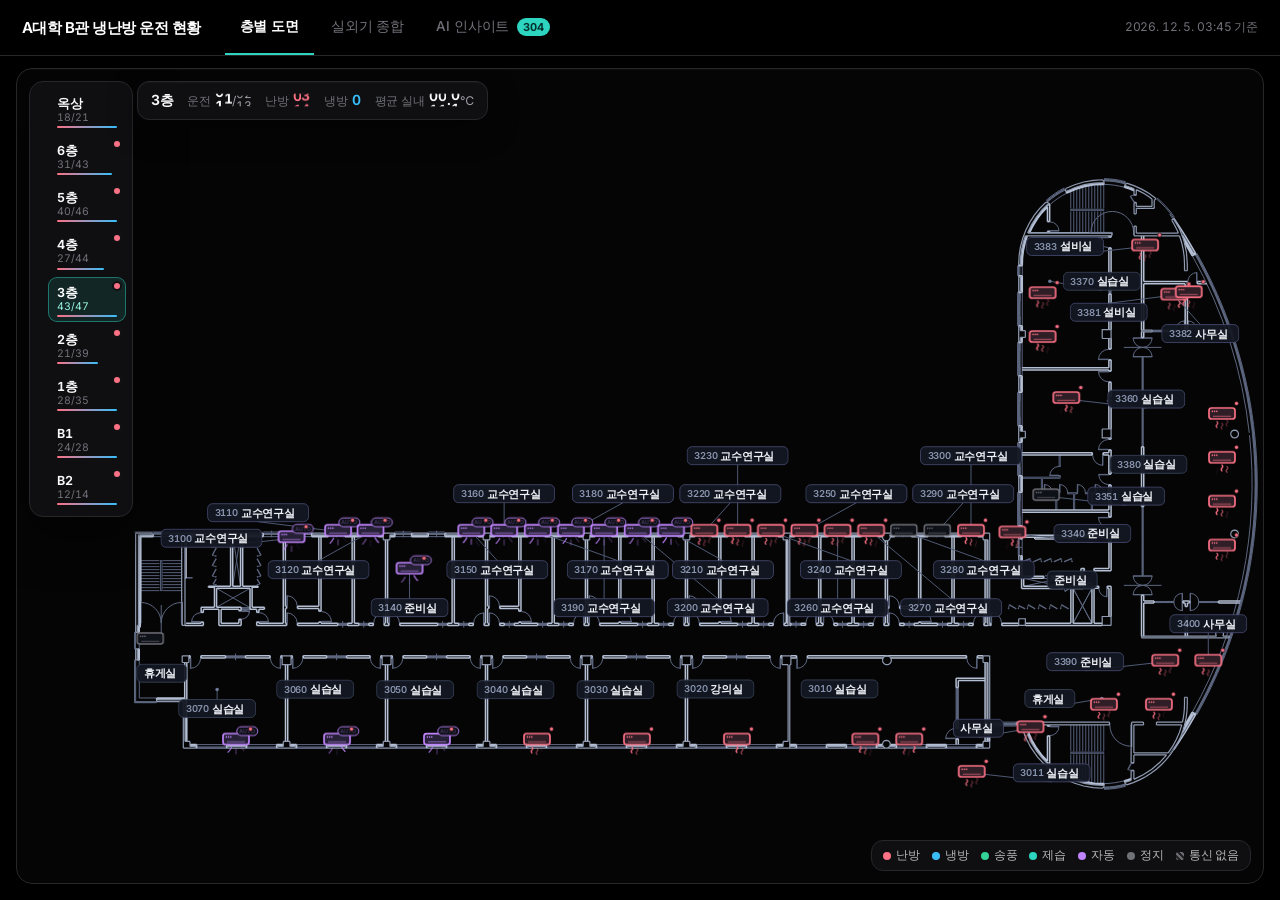
<file: index.html>
<!doctype html>
<html lang="ko">
<head>
  <meta charset="utf-8">
  <meta http-equiv="Cache-Control" content="no-cache, no-store, must-revalidate">
  <meta http-equiv="refresh" content="0; url=floor.html?v=20261124z">
  <title>A대학 B관 냉난방 운전 현황</title>
</head>
<body>
  <p style="padding:24px"><a href="floor.html?v=20261124z">층별 도면 화면으로 이동</a></p>
  <!-- portfolio build 20261124z / v1.4 final -->
</body>
</html>
</file>
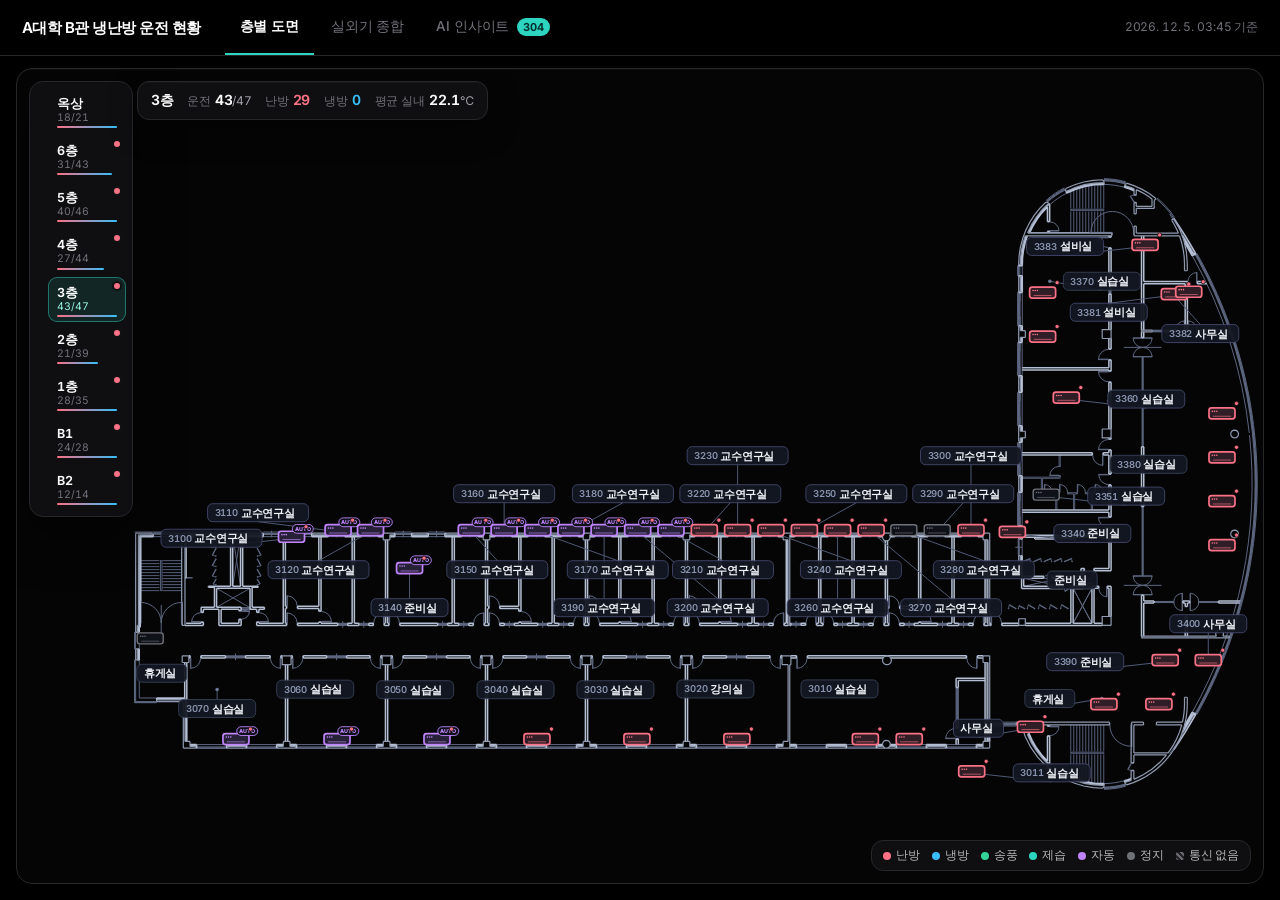
<file: floor.html>
﻿<!DOCTYPE html>
<html lang="ko">
<head>
<meta charset="utf-8">
<link rel="preconnect" href="https://fonts.googleapis.com">
<link rel="preconnect" href="https://fonts.gstatic.com" crossorigin>
<link href="https://fonts.googleapis.com/css2?family=Inter:wght@400;500;600&display=swap" rel="stylesheet">
<title>A대학 B관 냉난방 운전 현황 - 층별 도면</title>
<link rel="stylesheet" href="assets/ehp-viz.css?v=20261124z">
<style>html, body { margin: 0; background: #000; }</style>
</head>
<body>
<div class="ehp-viz">
  <div class="ev-top" id="ev-top"></div>
  <div id="app"></div>
</div>
<script src="data/point-map.js?v=20261124z"></script>
<script src="data/floors.js?v=20261124z"></script>
<script src="assets/ehp-viz.js?v=20261124z"></script>
<script src="assets/ehp-motion.js?v=20261124z"></script>
<script src="assets/insight-engine.js?v=20261124z"></script>
<!-- 실데이터: provider-ems.js 를 DB 연결에 맞게 채워 주석을 풀고, mock-scenarios.js 줄을 지운다 -->
<!-- <script src="assets/provider-ems.js?v=20261124z"></script> -->
<script src="data/mock-scenarios.js?v=20261124z"></script>
<script src="assets/floor.js?v=20261124z"></script>
</body>
</html>
</file>
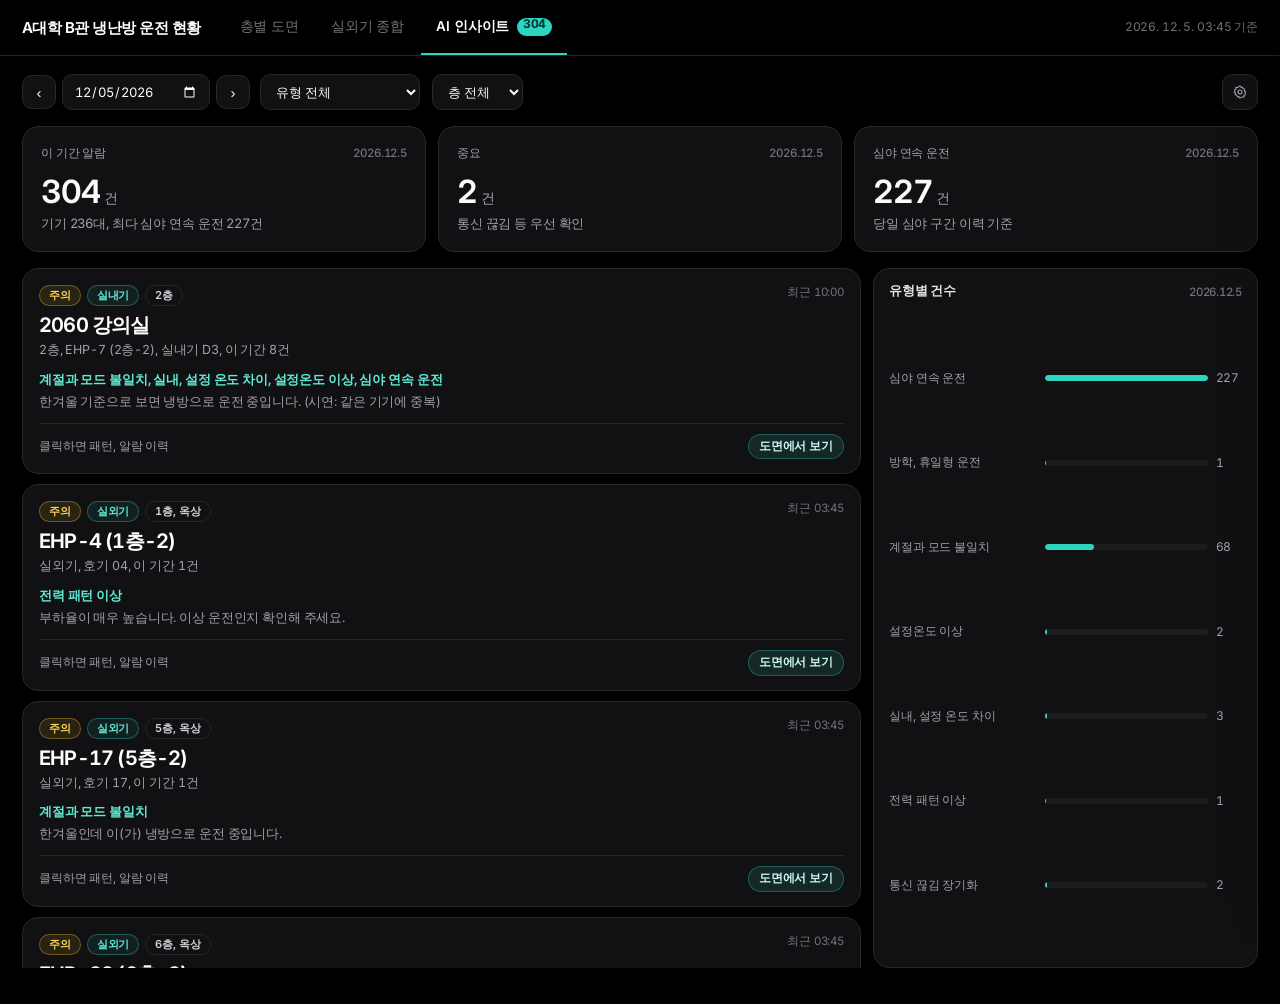
<file: insight.html>
﻿<!DOCTYPE html>
<html lang="ko">
<head>
<meta charset="utf-8">
<link rel="preconnect" href="https://fonts.googleapis.com">
<link rel="preconnect" href="https://fonts.gstatic.com" crossorigin>
<link href="https://fonts.googleapis.com/css2?family=Inter:wght@400;500;600&display=swap" rel="stylesheet">
<title>A대학 B관 냉난방 운전 현황 - AI 인사이트</title>
<link rel="stylesheet" href="assets/ehp-viz.css?v=20261124z">
<style>html, body { margin: 0; background: #000; }</style>
</head>
<body>
<div class="ehp-viz">
  <div class="ev-top" id="ev-top"></div>
  <div id="app"></div>
</div>
<script src="data/point-map.js?v=20261124z"></script>
<script src="assets/ehp-viz.js?v=20261124z"></script>
<script src="assets/ehp-motion.js?v=20261124z"></script>
<script src="assets/insight-engine.js?v=20261124z"></script>
<!-- 실데이터: provider-ems.js 를 DB 연결에 맞게 채워 주석을 풀고, mock-scenarios.js 줄을 지운다 -->
<!-- <script src="assets/provider-ems.js?v=20261124z"></script> -->
<script src="data/mock-scenarios.js?v=20261124z"></script>
<script src="assets/insight.js?v=20261124z"></script>
</body>
</html>
</file>
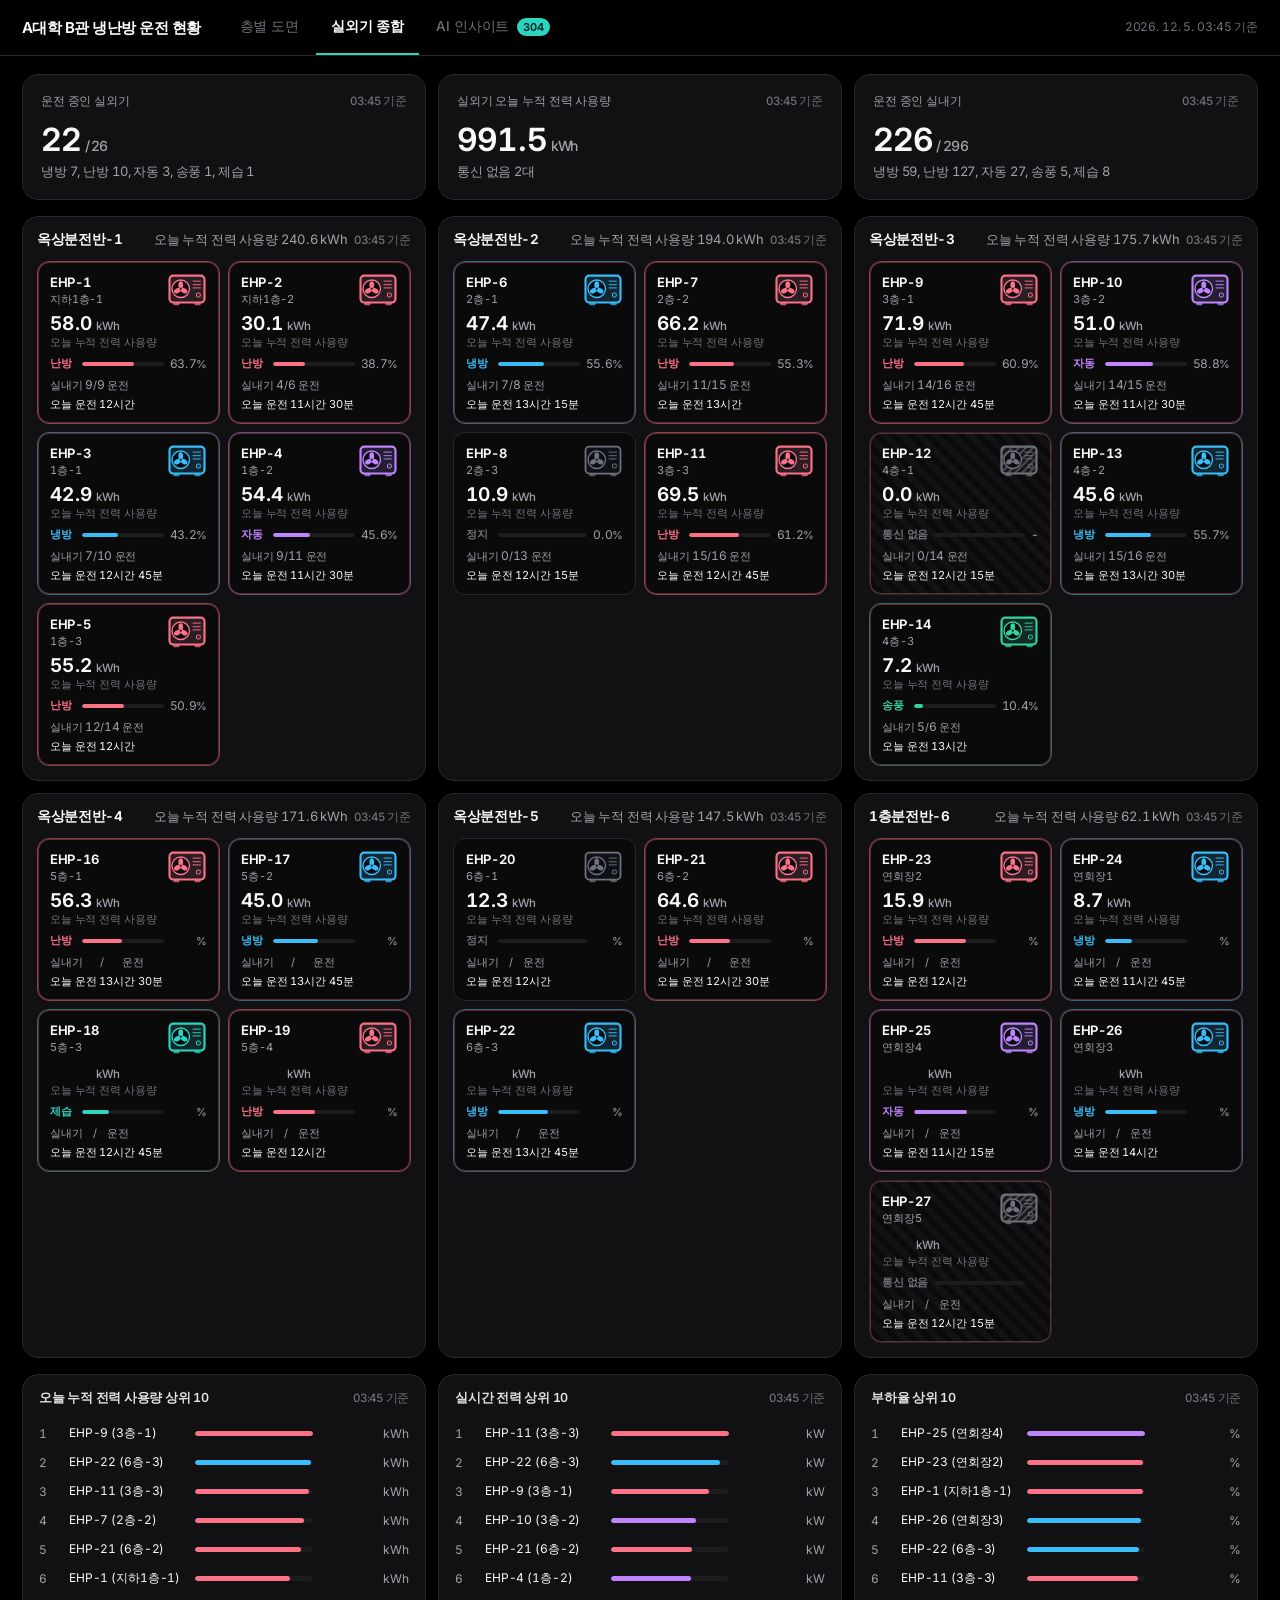
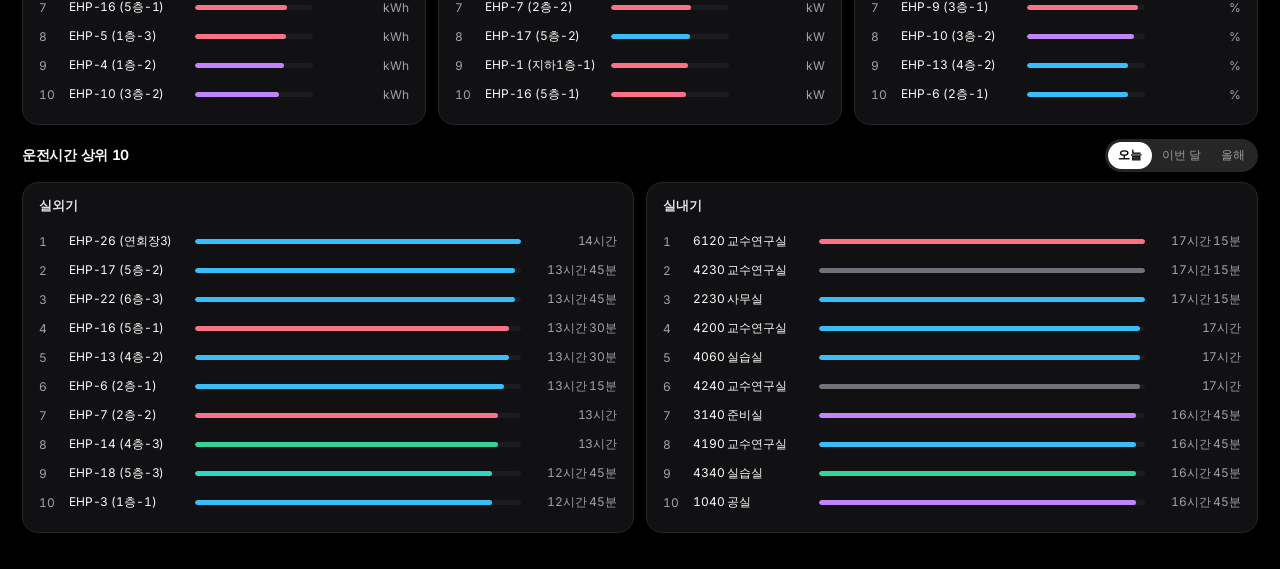
<file: outdoor.html>
﻿<!DOCTYPE html>
<html lang="ko">
<head>
<meta charset="utf-8">
<link rel="preconnect" href="https://fonts.googleapis.com">
<link rel="preconnect" href="https://fonts.gstatic.com" crossorigin>
<link href="https://fonts.googleapis.com/css2?family=Inter:wght@400;500;600&display=swap" rel="stylesheet">
<title>A대학 B관 냉난방 운전 현황 - 실외기 종합</title>
<link rel="stylesheet" href="assets/ehp-viz.css?v=20261124z">
<style>html, body { margin: 0; background: #000; }</style>
</head>
<body>
<div class="ehp-viz">
  <div class="ev-top" id="ev-top"></div>
  <div id="app"></div>
</div>
<script src="data/point-map.js?v=20261124z"></script>
<script src="assets/ehp-viz.js?v=20261124z"></script>
<script src="assets/ehp-motion.js?v=20261124z"></script>
<script src="assets/insight-engine.js?v=20261124z"></script>
<!-- 실데이터: provider-ems.js 를 DB 연결에 맞게 채워 주석을 풀고, mock-scenarios.js 줄을 지운다 -->
<!-- <script src="assets/provider-ems.js?v=20261124z"></script> -->
<script src="data/mock-scenarios.js?v=20261124z"></script>
<script src="assets/outdoor.js?v=20261124z"></script>
</body>
</html>
</file>
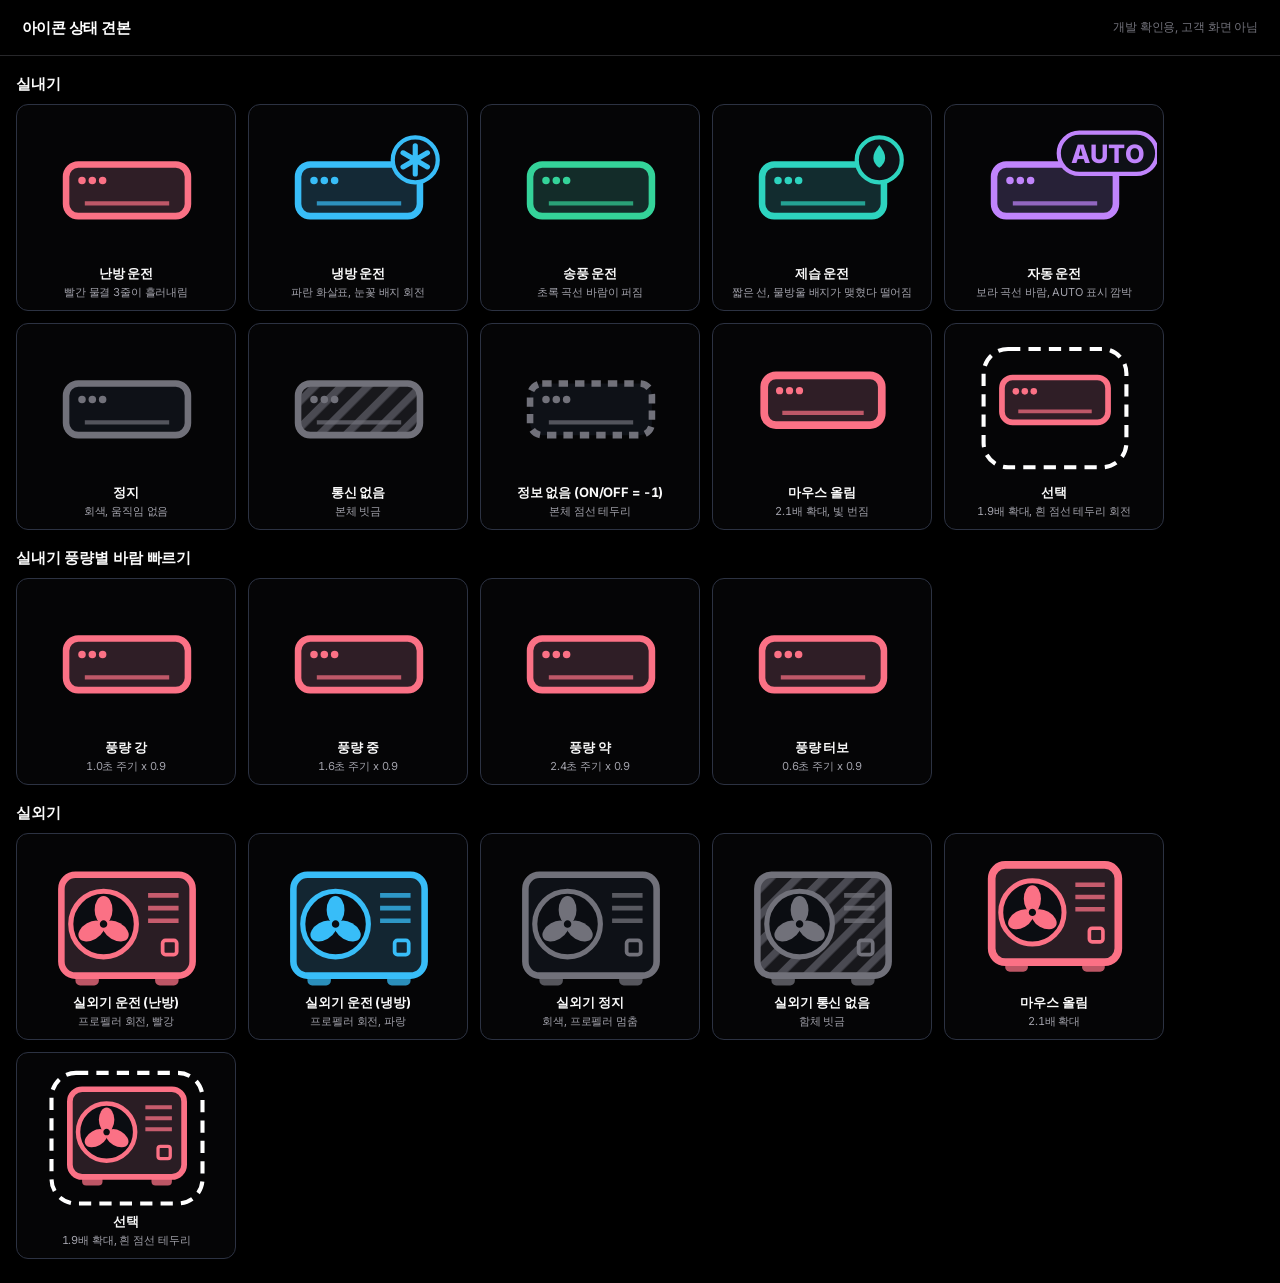
<file: states.html>
﻿<!DOCTYPE html>
<html lang="ko">
<head>
<meta charset="utf-8">
<link rel="preconnect" href="https://fonts.googleapis.com">
<link rel="preconnect" href="https://fonts.gstatic.com" crossorigin>
<link href="https://fonts.googleapis.com/css2?family=Inter:wght@400;500;600&display=swap" rel="stylesheet">
<title>A대학 B관 EHP 아이콘 상태 견본 (개발 확인용)</title>
<link rel="stylesheet" href="assets/ehp-viz.css?v=20261124z">
<style>html, body { margin: 0; background: #000; }</style>
</head>
<body>
<div class="ehp-viz">
  <div class="ev-top"><div class="ev-title">아이콘 상태 견본</div><div class="ev-time">개발 확인용, 고객 화면 아님</div></div>
  <div class="gal" id="gal"></div>
</div>
<script src="data/point-map.js?v=20261124z"></script>
<script src="assets/ehp-viz.js?v=20261124z"></script>
<script>
(function () {
  const V = window.EhpViz;
  const DEFS = `<defs><pattern id="ev-hatch" width="4" height="4" patternUnits="userSpaceOnUse" patternTransform="rotate(45)">
    <rect width="4" height="4" fill="#18181c"/><rect width="1.6" height="4" fill="#4a4a52"/></pattern></defs>`;
  const IU = [
    ["iu-heat", "iu on st-heat", "난방 운전", "빨간 물결 3줄이 흘러내림"],
    ["iu-cool", "iu on st-cool", "냉방 운전", "파란 화살표, 눈꽃 배지 회전"],
    ["iu-fan", "iu on st-fan", "송풍 운전", "초록 곡선 바람이 퍼짐"],
    ["iu-dry", "iu on st-dry", "제습 운전", "짧은 선, 물방울 배지가 맺혔다 떨어짐"],
    ["iu-auto", "iu on st-auto", "자동 운전", "보라 곡선 바람, AUTO 표시 깜박"],
    ["iu-off", "iu st-off", "정지", "회색, 움직임 없음"],
    ["iu-comm", "iu st-comm", "통신 없음", "본체 빗금"],
    ["iu-none", "iu st-none", "정보 없음 (ON/OFF = -1)", "본체 점선 테두리"],
    ["iu-hover", "iu on st-heat hover", "마우스 올림", "2.1배 확대, 빛 번짐"],
    ["iu-sel", "iu on st-heat sel", "선택", "1.9배 확대, 흰 점선 테두리 회전"],
  ];
  const OD = [
    ["od-heat", "od-mk on st-heat", "실외기 운전 (난방)", "프로펠러 회전, 빨강"],
    ["od-cool", "od-mk on st-cool", "실외기 운전 (냉방)", "프로펠러 회전, 파랑"],
    ["od-stop", "od-mk st-stop", "실외기 정지", "회색, 프로펠러 멈춤"],
    ["od-comm", "od-mk st-comm", "실외기 통신 없음", "함체 빗금"],
    ["od-hover", "od-mk on st-heat hover", "마우스 올림", "2.1배 확대"],
    ["od-sel", "od-mk on st-heat sel", "선택", "1.9배 확대, 흰 점선 테두리"],
  ];
  const FAN = [
    ["fan-1", "iu on st-heat", "풍량 강", "1.0초 주기 x 0.9", 1.0],
    ["fan-2", "iu on st-heat", "풍량 중", "1.6초 주기 x 0.9", 1.6],
    ["fan-3", "iu on st-heat", "풍량 약", "2.4초 주기 x 0.9", 2.4],
    ["fan-4", "iu on st-heat", "풍량 터보", "0.6초 주기 x 0.9", 0.6],
  ];
  // 확대(마우스 올림, 선택) 칸만 넓게, 나머지는 아이콘에 가깝게 찍는다
  const cell = (id, cls, title, note, glyph, style) =>
    `<div class="gal-cell" id="${id}"><svg viewBox="${/hover|sel/.test(cls) ? "-38 -34 76 68" : "-21 -18 42 32"}">${DEFS}<g class="${cls}" style="${style || ""}"><g class="gl">${glyph}</g></g></svg>
     <b>${title}</b><small>${note}</small></div>`;
  document.getElementById("gal").innerHTML =
    `<h2>실내기</h2><div class="gal-row">${IU.map(([id, c, t, n]) => cell(id, c, t, n, V.iuGlyph(), "--flow:1.4s")).join("")}</div>` +
    `<h2>실내기 풍량별 바람 빠르기</h2><div class="gal-row">${FAN.map(([id, c, t, n, s]) => cell(id, c, t, n, V.iuGlyph(), `--flow:${s * 0.9}s`)).join("")}</div>` +
    `<h2>실외기</h2><div class="gal-row">${OD.map(([id, c, t, n]) => cell(id, c, t, n, V.odGlyph(), "--spin:1s")).join("")}</div>`;
})();
</script>
</body>
</html>
</file>
<file: assets/ehp-viz.css>
/* A대학 B관 EHP 모니터링
   UI: EMS 블랙 캔버스 + 트렌디 Operate (시안 포인트, 강한 타이포, Emil 모션)
   도면 선·실내기/실외기 아이콘·모드 애니메이션 유지 */

.ehp-viz {
  --bg: #000000;
  --bg-2: #0a0a0b;
  --card: #111113;
  --card-2: #161618;
  --line: #27272a;
  --line-strong: #3f3f46;
  --text: #fafafa;
  --sub: #a1a1aa;
  --muted: #71717a;
  --accent: #2dd4bf;
  --accent-2: #5eead4;
  --accent-soft: rgba(45, 212, 191, .12);
  --focus: #2dd4bf;
  --plan-bg: #050506;
  --heat: #fb7185;
  --cool: #38bdf8;
  --fan: #34d399;
  --dry: #2dd4bf;
  --auto: #c084fc;
  --off: #71717a;
  --warn: #fbbf24;
  --ins: #fb7185;
  --ease-out: cubic-bezier(0.23, 1, 0.32, 1);
  --dur: 150ms;
  --shadow: 0 1px 0 rgba(255,255,255,.03) inset, 0 10px 30px rgba(0,0,0,.35);
  --shadow-pop: 0 18px 48px rgba(0,0,0,.55);
  color: var(--text);
  background: var(--bg);
  font-family: "Segoe UI", Inter, "Malgun Gothic", sans-serif;
  font-size: 13px;
  font-feature-settings: "tnum" 1;
  letter-spacing: -0.01em;
  min-width: 1100px;
  width: 100%;
  box-sizing: border-box;
  -webkit-font-smoothing: antialiased;
}
.ehp-viz ::selection { background: rgba(45, 212, 191, .35); color: #fff; }
.ehp-viz *, .ehp-viz *::before, .ehp-viz *::after { box-sizing: border-box; }
.ehp-viz button, .ehp-viz a.ev-tab, .ehp-viz .fl-btn, .ehp-viz .odc, .ehp-viz .ins-item, .ehp-viz .rank-row, .ehp-viz .tc-btn {
  transition: background-color var(--dur) var(--ease-out), border-color var(--dur) var(--ease-out), color var(--dur) var(--ease-out),
    transform 120ms var(--ease-out), box-shadow var(--dur) var(--ease-out), opacity var(--dur) var(--ease-out);
}
.ehp-viz button:active:not(:disabled), .ehp-viz .fl-btn:active, .ehp-viz .odc:active, .ehp-viz .ins-item:active, .ehp-viz .tc-btn:active {
  transform: scale(0.97);
}
.ehp-viz :focus-visible { outline: 2px solid var(--focus); outline-offset: 2px; }

/* ===== 상단 ===== */
.ehp-viz .ev-top {
  display: flex; align-items: center; gap: 22px; padding: 0 22px; height: 56px;
  border-bottom: 1px solid var(--line); background: #000; position: sticky; top: 0; z-index: 20;
}
.ehp-viz .ev-title {
  font-size: 15px; font-weight: 650; letter-spacing: -0.035em; color: #fff; white-space: nowrap;
}
.ehp-viz .ev-tabs { display: flex; align-items: stretch; gap: 2px; height: 100%; margin-left: 2px; }
.ehp-viz .ev-tab {
  display: inline-flex; align-items: center; gap: 8px; height: 100%; padding: 0 15px;
  border: 0; border-bottom: 2px solid transparent; margin-bottom: -1px;
  color: var(--muted); text-decoration: none; font-weight: 500; font-size: 13.5px; background: transparent;
}
.ehp-viz .ev-tab:hover { color: var(--text); }
.ehp-viz .ev-tab.on {
  color: #fff; border-bottom-color: var(--accent); font-weight: 600; background: transparent; box-shadow: none;
}
.ehp-viz .ev-badge {
  min-width: 18px; height: 18px; padding: 0 6px; border-radius: 999px;
  background: var(--accent); color: #042f2e; font-size: 11px; font-style: normal; font-weight: 700;
  display: inline-flex; align-items: center; justify-content: center;
}
.ehp-viz .ev-time { margin-left: auto; color: var(--muted); font-size: 12px; font-variant-numeric: tabular-nums; }
.ehp-viz .ev-card { background: var(--card); border: 1px solid var(--line); border-radius: 14px; }
.ehp-viz .ev-h { font-size: 12.5px; font-weight: 600; margin: 0 0 12px; color: #e4e4e7; letter-spacing: -0.02em; }
.ehp-viz .ev-muted { color: var(--sub); }
.ehp-viz .ev-num { font-variant-numeric: tabular-nums; }
.ehp-viz .ev-flash { animation: ev-flash .35s var(--ease-out); }
@keyframes ev-flash { from { color: var(--accent-2); } to { color: inherit; } }

.ehp-viz .st-cool { --c: var(--cool); }
.ehp-viz .st-heat { --c: var(--heat); }
.ehp-viz .st-fan { --c: var(--fan); }
.ehp-viz .st-dry { --c: var(--dry); }
.ehp-viz .st-auto { --c: var(--auto); }
.ehp-viz .st-on { --c: var(--fan); }
.ehp-viz .st-off, .ehp-viz .st-stop, .ehp-viz .st-none { --c: var(--off); }
.ehp-viz .st-comm { --c: #71717a; }
.ehp-viz .chip {
  display: inline-flex; align-items: center; gap: 6px; padding: 3px 10px; border-radius: 999px;
  font-size: 12px; font-weight: 550; color: #fafafa;
  background: color-mix(in srgb, var(--c) 16%, #111113); border: 1px solid color-mix(in srgb, var(--c) 35%, var(--line));
}
.ehp-viz .chip::before { content: ""; width: 6px; height: 6px; border-radius: 50%; background: var(--c); }

.ehp-viz .ev-legend { display: flex; flex-wrap: wrap; gap: 4px 12px; font-size: 11.5px; color: rgba(255,255,255,.7); }
.ehp-viz .ev-legend span { display: inline-flex; align-items: center; gap: 5px; }
.ehp-viz .ev-legend i { width: 8px; height: 8px; border-radius: 50%; background: var(--c); display: inline-block; }
.ehp-viz .ev-legend i.hatch { border-radius: 2px; background: repeating-linear-gradient(45deg, #6b6b73 0 2px, #222 2px 4px); }

/* ===== 도면 셸 ===== */
.ehp-viz .fl-wrap { padding: 12px 16px 16px; height: calc(100vh - 56px); min-height: 600px; }
.ehp-viz .fl-main {
  position: relative; height: 100%; overflow: hidden; border-radius: 16px;
  background: var(--plan-bg); border: 1px solid var(--line); box-shadow: var(--shadow);
}
.ehp-viz .fl-main svg { position: absolute; inset: 0; width: 100%; height: 100%; display: block; user-select: none; }

.ehp-viz .fl-floors {
  position: absolute; left: 12px; top: 12px; display: flex; flex-direction: column; gap: 2px; padding: 6px;
  background: rgba(17,17,19,.92); border: 1px solid var(--line); border-radius: 14px; box-shadow: var(--shadow-pop);
  backdrop-filter: blur(12px); padding-left: 18px;
}
.ehp-viz #flbtns { display: flex; flex-direction: column; gap: 2px; }
.ehp-viz .fl-btn {
  position: relative; width: 78px; padding: 7px 8px 8px; border-radius: 9px; border: 1px solid transparent;
  background: transparent; color: var(--text); cursor: pointer; font: inherit; text-align: left; overflow: visible;
}
.ehp-viz .fl-btn:hover { background: rgba(255,255,255,.05); }
.ehp-viz .fl-btn b { display: block; font-size: 12.5px; line-height: 1.2; font-weight: 650; letter-spacing: -0.02em; }
.ehp-viz .fl-btn small { display: block; color: var(--muted); font-size: 10.5px; line-height: 1.25; }
.ehp-viz .fl-btn i { position: absolute; left: 8px; bottom: 4px; height: 2px; border-radius: 1px; background: linear-gradient(90deg, var(--heat), var(--cool)); max-width: calc(100% - 16px); }
.ehp-viz .fl-btn.on {
  background: rgba(45, 212, 191, .12); border-color: rgba(45, 212, 191, .45); color: #fff; box-shadow: none;
}
.ehp-viz .fl-btn.on small { color: #99f6e4; }
.ehp-viz .fl-btn.has-ins::after {
  content: ""; position: absolute; right: 5px; top: 5px; width: 6px; height: 6px; border-radius: 50%;
  background: var(--ins); box-shadow: 0 0 0 2px #111113;
}
.ehp-viz .fl-pipe { position: absolute; left: 5px; width: 8px; border-radius: 4px; display: none; pointer-events: none; }
.ehp-viz .fl-pipe.show { display: block; background-color: color-mix(in srgb, var(--c) 16%, transparent); }
.ehp-viz .fl-pipe.show::before {
  content: ""; position: absolute; inset: 0; background: var(--c);
  -webkit-mask: url("data:image/svg+xml,%3Csvg xmlns='http://www.w3.org/2000/svg' width='9' height='10'%3E%3Cpath d='M1.5 2.5 L4.5 6 L7.5 2.5' fill='none' stroke='black' stroke-width='2' stroke-linecap='round' stroke-linejoin='round'/%3E%3C/svg%3E") repeat-y center top / 9px 10px;
          mask: url("data:image/svg+xml,%3Csvg xmlns='http://www.w3.org/2000/svg' width='9' height='10'%3E%3Cpath d='M1.5 2.5 L4.5 6 L7.5 2.5' fill='none' stroke='black' stroke-width='2' stroke-linecap='round' stroke-linejoin='round'/%3E%3C/svg%3E") repeat-y center top / 9px 10px;
}
.ehp-viz .fl-pipe.show.up::before {
  -webkit-mask-image: url("data:image/svg+xml,%3Csvg xmlns='http://www.w3.org/2000/svg' width='9' height='10'%3E%3Cpath d='M1.5 7 L4.5 3.5 L7.5 7' fill='none' stroke='black' stroke-width='2' stroke-linecap='round' stroke-linejoin='round'/%3E%3C/svg%3E");
          mask-image: url("data:image/svg+xml,%3Csvg xmlns='http://www.w3.org/2000/svg' width='9' height='10'%3E%3Cpath d='M1.5 7 L4.5 3.5 L7.5 7' fill='none' stroke='black' stroke-width='2' stroke-linecap='round' stroke-linejoin='round'/%3E%3C/svg%3E");
}
.ehp-viz .fl-pipe.run.down::before, .ehp-viz .fl-pipe.run.both::before { animation: pipe-down .5s linear infinite; }
.ehp-viz .fl-pipe.run.up::before { animation: pipe-up .5s linear infinite; }
@keyframes pipe-down { from { -webkit-mask-position: center 0; mask-position: center 0; } to { -webkit-mask-position: center 10px; mask-position: center 10px; } }
@keyframes pipe-up { from { -webkit-mask-position: center 10px; mask-position: center 10px; } to { -webkit-mask-position: center 0; mask-position: center 0; } }
.ehp-viz .fl-btn.served, .ehp-viz .fl-btn.src { border-color: var(--pc, #fff); }
.ehp-viz .fl-btn.served { background: color-mix(in srgb, var(--pc, #fff) 14%, transparent); }
.ehp-viz .fl-btn.src { border-style: dashed; }
.ehp-viz .fl-btn.served::before {
  content: ""; position: absolute; left: -1px; top: 50%; margin-top: -4px; border: 4px solid transparent; border-right: 0;
  border-left: 5px solid var(--pc, #fff); opacity: .9;
}
.ehp-viz .fl-btn .cnt {
  position: absolute; right: 4px; top: 4px; font-style: normal; font-size: 9.5px; font-weight: 700; line-height: 1;
  padding: 2px 4px; border-radius: 5px; color: #042f2e; background: var(--pc, var(--accent));
}
.ehp-viz .fl-btn .cnt.src { font-size: 8px; padding: 2px 3px; color: var(--pc, #fff); background: #111113; border: 1px solid var(--pc, #fff); }
.ehp-viz .fl-btn.src.served .cnt:not(.src) { top: auto; bottom: 6px; }

.ehp-viz .fl-sum {
  position: absolute; left: 120px; top: 12px; display: flex; align-items: baseline; gap: 14px; padding: 9px 13px;
  background: rgba(17,17,19,.92); border: 1px solid var(--line); border-radius: 12px;
  font-size: 12px; color: var(--text); box-shadow: var(--shadow); backdrop-filter: blur(12px);
}
.ehp-viz .fl-sum .fl-name { font-size: 14px; font-weight: 650; letter-spacing: -0.03em; }
.ehp-viz .fl-sum em { font-style: normal; color: var(--muted); margin-right: 4px; font-weight: 500; }
.ehp-viz .fl-sum b.ev-num { font-size: 14px; font-weight: 650; }
.ehp-viz .fl-legend {
  position: absolute; right: 12px; bottom: 12px; padding: 7px 11px;
  background: rgba(17,17,19,.9); border: 1px solid var(--line); border-radius: 12px; backdrop-filter: blur(10px);
}

/* ===== 도면·아이콘 (유지) ===== */
.ehp-viz .fp-wall { stroke: #b4bfd3; stroke-width: 1.5; fill: none; vector-effect: non-scaling-stroke; stroke-linejoin: round; }
.ehp-viz .fp-col { stroke: #8f9ab0; stroke-width: 1.2; fill: none; vector-effect: non-scaling-stroke; }
.ehp-viz .fp-opening { stroke: #5d6780; stroke-width: 1; fill: none; vector-effect: non-scaling-stroke; }
.ehp-viz .fp-core { stroke: #56607a; stroke-width: 1; fill: none; vector-effect: non-scaling-stroke; }
.ehp-viz .fp-odmod { fill: #121a26; stroke: #3c5878; stroke-width: 1; vector-effect: non-scaling-stroke; }

.ehp-viz .tag { pointer-events: none; }
.ehp-viz .tag rect { fill: rgba(20, 24, 34, .94); stroke: #3d475e; stroke-width: .8; }
.ehp-viz .tag.app rect { stroke: #4b4f75; }
.ehp-viz .tag text { font-family: Inter, "Malgun Gothic", sans-serif; }
.ehp-viz .tag-name { fill: #eef1f6; font-size: 11.5px; font-weight: 600; letter-spacing: -.2px; }
.ehp-viz .tag-no { fill: #8a96b0; font-size: 9.5px; font-weight: 600; }
.ehp-viz #g-lead line { stroke: #4f5a74; stroke-width: 1; vector-effect: non-scaling-stroke; }
.ehp-viz #g-lead circle { fill: #6b7896; }
.ehp-viz svg.dim .tag, .ehp-viz svg.dim #g-lead { opacity: .35; }

.ehp-viz .iu { cursor: pointer; }
.ehp-viz .gl { transition: transform 180ms var(--ease-out); transform-box: fill-box; transform-origin: center; }
.ehp-viz .iu.sel .gl, .ehp-viz .od-mk.sel .gl { transform: scale(1.85); }
.ehp-viz .iu.hover .gl, .ehp-viz .od-mk.hover .gl { transform: scale(2.05); }
.ehp-viz .iu.hover .iu-body, .ehp-viz .od-mk.hover .od-box { stroke-width: 1.7; }
.ehp-viz .iu-body { fill: #0e1117; stroke: var(--c); stroke-width: 1.4; }
.ehp-viz .iu.on .iu-body { fill: color-mix(in srgb, var(--c) 14%, #0e1117); }
.ehp-viz .iu-dot { fill: var(--c); }
.ehp-viz .iu-slot { stroke: var(--c); stroke-width: .9; opacity: .7; }
.ehp-viz .iu.st-comm .iu-body { fill: url(#ev-hatch); }
.ehp-viz .iu.st-none .iu-body { stroke-dasharray: 2 1.5; }
.ehp-viz .iu-ring, .ehp-viz .od-ring { fill: none; stroke: #fff; stroke-width: 1; stroke-dasharray: 3 2; display: none; }
.ehp-viz .iu.sel .iu-ring, .ehp-viz .iu.hl .iu-ring, .ehp-viz .od-mk.sel .od-ring, .ehp-viz .od-mk.hl .od-ring { display: block; animation: ring-dash 1.2s linear infinite; }
.ehp-viz svg.dim .iu:not(.hl):not(.sel), .ehp-viz svg.dim .od-mk:not(.hl):not(.sel) { opacity: .2; }

.ehp-viz .fx, .ehp-viz .bx { display: none; }
.ehp-viz .fx path { fill: none; stroke: var(--c); stroke-width: 1.3; stroke-linecap: round; stroke-linejoin: round; opacity: 0;
  animation: iu-flow var(--flow, 1.4s) linear infinite; }
.ehp-viz .fx path:nth-child(2) { animation-delay: calc(var(--flow, 1.4s) * -.33); }
.ehp-viz .fx path:nth-child(3) { animation-delay: calc(var(--flow, 1.4s) * -.66); }
.ehp-viz .iu.on.st-heat .fx-heat, .ehp-viz .iu.on.st-cool .fx-cool, .ehp-viz .iu.on.st-fan .fx-fan, .ehp-viz .iu.on.st-on .fx-fan,
.ehp-viz .iu.on.st-dry .fx-dry, .ehp-viz .iu.on.st-auto .fx-auto { display: inline; }
.ehp-viz .iu.on.st-cool .bx-cool, .ehp-viz .iu.on.st-dry .bx-dry, .ehp-viz .iu.on.st-auto .bx-auto { display: inline; }
.ehp-viz .fx-heat path { stroke-width: 1.5; }
.ehp-viz .iu-badge circle:first-child { fill: #0e1117; stroke: var(--c); stroke-width: .9; }
.ehp-viz .snow { stroke: var(--c); stroke-width: 1.1; stroke-linecap: round; fill: none; transform-box: fill-box; transform-origin: center; animation: snow-spin 6s linear infinite; }
.ehp-viz .drop { fill: var(--c); transform-box: fill-box; transform-origin: center; animation: drop-drip 1.6s ease-in infinite; }
.ehp-viz .auto-tag rect { fill: #0e1117; stroke: var(--c); stroke-width: .9; }
.ehp-viz .auto-tag text { fill: var(--c); font-size: 5.4px; font-weight: 800; letter-spacing: .1px; animation: auto-blink 1.2s ease-in-out infinite; }

@keyframes iu-flow { 0% { transform: translateY(-1.6px); opacity: 0; } 25% { opacity: 1; } 100% { transform: translateY(3px); opacity: 0; } }
@keyframes snow-spin { 0% { transform: rotate(0); opacity: 1; } 50% { opacity: .55; } 100% { transform: rotate(360deg); opacity: 1; } }
@keyframes drop-drip { 0% { transform: translateY(-1px); opacity: .3; } 50% { opacity: 1; } 100% { transform: translateY(1.4px); opacity: .3; } }
@keyframes auto-blink { 0%, 100% { opacity: 1; } 50% { opacity: .2; } }
@keyframes ring-dash { to { stroke-dashoffset: -10; } }

.ehp-viz .od-mk { cursor: pointer; }
.ehp-viz .od-box { fill: #0e1117; stroke: var(--c); stroke-width: 1.4; }
.ehp-viz .on .od-box { fill: color-mix(in srgb, var(--c) 12%, #0e1117); }
.ehp-viz .od-foot { fill: var(--c); opacity: .75; }
.ehp-viz .od-fanring { fill: #0b0d12; stroke: var(--c); stroke-width: 1.1; }
.ehp-viz .od-prop { fill: var(--c); transform-box: fill-box; transform-origin: center; animation: ehp-spin var(--spin, 1.2s) linear infinite; animation-play-state: paused; }
.ehp-viz .on .od-prop { animation-play-state: running; }
.ehp-viz .od-hub { fill: #0b0d12; stroke: var(--c); stroke-width: .6; }
.ehp-viz .od-grille { stroke: var(--c); stroke-width: 1; fill: none; opacity: .75; }
.ehp-viz .od-btn { fill: none; stroke: var(--c); stroke-width: .8; }
.ehp-viz .od-mk.st-comm .od-box, .ehp-viz .odc.st-comm .od-box { fill: url(#ev-hatch); }
.ehp-viz .od-tag rect { fill: rgba(20, 24, 34, .94); stroke: var(--c); stroke-width: .7; }
.ehp-viz .od-tag text { fill: #eef1f6; font-size: 7.5px; font-weight: 700; text-anchor: middle; font-family: Inter, "Malgun Gothic", sans-serif; }
.ehp-viz .od-mk.sel .od-tag { display: none; }
@keyframes ehp-spin { to { transform: rotate(360deg); } }

.ehp-viz .has-ins .iu-body, .ehp-viz .has-ins .od-box { stroke-width: 1.7; }
.ehp-viz .ins-dot { fill: var(--ins); stroke: #050506; stroke-width: .7; }

/* ===== 정보 카드 ===== */
.ehp-viz .hovertag {
  position: absolute; z-index: 6; pointer-events: none; padding: 8px 12px 9px; border-radius: 12px; white-space: nowrap;
  background: #161618; border: 1px solid var(--line-strong); box-shadow: var(--shadow-pop); color: var(--text);
  opacity: 0; visibility: hidden; transform: scale(0.96) translateY(4px); transform-origin: center bottom;
  transition: opacity 140ms var(--ease-out), transform 140ms var(--ease-out), visibility 140ms;
}
.ehp-viz .hovertag.show { opacity: 1; visibility: visible; transform: scale(1) translateY(0); }
.ehp-viz .hovertag b { display: block; font-size: 14px; font-weight: 650; color: #fff; letter-spacing: -0.03em; }
.ehp-viz .hovertag span { display: block; font-size: 11.5px; color: var(--sub); margin-top: 2px; }
.ehp-viz .hovertag::after {
  content: ""; position: absolute; left: calc(var(--ax, 50%) - 5px); bottom: -5px; width: 10px; height: 10px;
  background: #161618; border-right: 1px solid var(--line-strong); border-bottom: 1px solid var(--line-strong); transform: rotate(45deg);
}
.ehp-viz .hovertag.below { transform-origin: center top; }
.ehp-viz .hovertag.below::after { bottom: auto; top: -5px; border: 0; border-left: 1px solid var(--line-strong); border-top: 1px solid var(--line-strong); }

.ehp-viz .tagcard {
  position: absolute; width: 348px; padding: 15px 16px 14px; border-radius: 16px; font-size: 13px; z-index: 5;
  background: #111113; border: 1px solid var(--line-strong); box-shadow: var(--shadow-pop); color: var(--text);
  opacity: 0; visibility: hidden; pointer-events: none; transform: scale(0.96);
  transform-origin: var(--origin-x, 0%) var(--origin-y, 20%);
  transition: opacity 200ms var(--ease-out), transform 200ms var(--ease-out), visibility 200ms;
}
.ehp-viz .tagcard.show { opacity: 1; visibility: visible; pointer-events: auto; transform: scale(1); }
.ehp-viz .tagcard::before {
  content: ""; position: absolute; left: -5px; top: calc(var(--arrow, 30px) - 5px); width: 10px; height: 10px;
  background: #111113; border-left: 1px solid var(--line-strong); border-bottom: 1px solid var(--line-strong); transform: rotate(45deg);
}
.ehp-viz .tagcard.to-left { --origin-x: 100%; }
.ehp-viz .tagcard.to-left::before { left: auto; right: -5px; border: 0; border-right: 1px solid var(--line-strong); border-top: 1px solid var(--line-strong); }
.ehp-viz .tc-h { display: flex; align-items: center; gap: 8px; }
.ehp-viz .tc-h b { font-size: 17px; font-weight: 650; flex: 1; line-height: 1.2; letter-spacing: -0.035em; }
.ehp-viz .tc-x {
  width: 30px; height: 30px; border-radius: 9px; border: 1px solid var(--line); background: transparent; color: var(--muted);
  font-size: 17px; cursor: pointer; line-height: 1; padding: 0; display: inline-flex; align-items: center; justify-content: center;
}
.ehp-viz .tc-x:hover { color: #fff; background: rgba(255,255,255,.06); }
.ehp-viz .tc-sub { color: var(--sub); font-size: 12px; margin: 4px 0 11px; }
.ehp-viz .tc-state { display: flex; align-items: center; gap: 8px; font-size: 12px; }
.ehp-viz .tc-big { display: grid; grid-template-columns: 1fr 1fr; gap: 8px; margin: 12px 0 10px; }
.ehp-viz .tc-big div { background: #0a0a0b; border: 1px solid var(--line); border-radius: 12px; padding: 10px 12px; }
.ehp-viz .tc-big div.wide { grid-column: 1 / 3; }
.ehp-viz .tc-big small { display: block; color: var(--muted); font-size: 11px; margin-bottom: 4px; font-weight: 500; }
.ehp-viz .tc-big b { font-size: 24px; font-weight: 650; letter-spacing: -0.04em; }
.ehp-viz .tc-big div.wide b { font-size: 28px; }
/* 단위(℃ 등)만. 자손 span 전체에 주면 숫자 드럼 칸까지 12px로 줄어 깨진다 */
.ehp-viz .tc-big > div > span { color: var(--sub); font-size: 12px; margin-left: 3px; font-weight: 500; }
.ehp-viz .tc-row { display: flex; justify-content: space-between; gap: 8px; padding: 8px 0; border-top: 1px solid var(--line); font-size: 12.5px; }
.ehp-viz .tc-row > span:first-child { color: var(--muted); }
.ehp-viz .tc-runbox {
  margin: 8px 0 2px; padding: 10px 12px; border: 1px solid var(--line); border-radius: 12px; background: #0a0a0b;
}
.ehp-viz .tc-runbox-h {
  display: flex; align-items: center; justify-content: space-between; gap: 8px; flex-wrap: wrap;
  font-size: 11.5px; color: var(--muted); margin-bottom: 6px;
}
.ehp-viz .tc-run-seg button { padding: 3px 7px; font-size: 10.5px; }
.ehp-viz .tc-runbox > b {
  display: block; font-size: 20px; font-weight: 700; letter-spacing: -0.03em;
  font-variant-numeric: tabular-nums;
}
.ehp-viz .tc-runbox-sub { display: block; margin-top: 2px; font-size: 11px; color: var(--muted); }
.ehp-viz .ehp-chip {
  display: inline-flex; align-items: center; justify-content: center; gap: 6px;
  padding: 5px 11px; border-radius: 999px; cursor: pointer; text-decoration: none;
  font-size: 12px; font-weight: 650; letter-spacing: -0.01em; line-height: 1.2;
  color: #ccfbf1; background: rgba(45,212,191,.12);
  border: 1px solid rgba(45,212,191,.32);
  transition: background .15s ease, border-color .15s ease, color .15s ease, transform .12s ease;
}
.ehp-viz .ehp-chip:hover {
  background: rgba(45,212,191,.22); border-color: rgba(45,212,191,.55); color: #fff;
}
.ehp-viz .ehp-chip.on {
  background: rgba(45,212,191,.28); border-color: rgba(45,212,191,.6); color: #fff;
}
.ehp-viz .ehp-chip.soft {
  color: #fecdd3; background: rgba(251,113,133,.1); border-color: rgba(251,113,133,.32);
}
.ehp-viz .ehp-chip.soft:hover {
  background: rgba(251,113,133,.2); border-color: rgba(251,113,133,.5); color: #fff;
}
.ehp-viz .ehp-chip-lg {
  padding: 10px 18px; font-size: 13px; min-width: 132px;
  background: var(--accent); border-color: transparent; color: #042f2e;
  box-shadow: inset 0 1px 0 rgba(255,255,255,.16), 0 8px 18px rgba(45,212,191,.2);
}
.ehp-viz .ehp-chip-lg:hover {
  background: var(--accent-2); color: #042f2e;
  box-shadow: inset 0 1px 0 rgba(255,255,255,.2), 0 10px 22px rgba(45,212,191,.26);
}
.ehp-viz .tc-link { /* 예전 밑줄 링크. ehp-chip으로 이전 */ color: var(--accent-2); }
.ehp-viz .tc-btn {
  display: flex; align-items: center; justify-content: center; width: 100%;
  margin-top: 12px; padding: 10px 14px; border-radius: 999px; cursor: pointer;
  font-size: 12.5px; font-weight: 650; letter-spacing: -0.01em;
  border: 1px solid transparent; color: #042f2e; background: var(--accent);
  box-shadow: inset 0 1px 0 rgba(255,255,255,.14), 0 8px 18px rgba(45,212,191,.16);
  transition: background .15s ease, box-shadow .15s ease, transform .12s ease, color .15s ease, border-color .15s ease;
}
.ehp-viz .tc-btn:hover {
  background: var(--accent-2);
  box-shadow: inset 0 1px 0 rgba(255,255,255,.18), 0 10px 22px rgba(45,212,191,.22);
}
.ehp-viz .tc-btn.on {
  background: transparent; color: #99f6e4; border-color: rgba(45,212,191,.4); box-shadow: none;
}
.ehp-viz .tc-foot { color: var(--muted); font-size: 11px; text-align: right; margin-top: 8px; }
.ehp-viz .tc-lead { stroke: rgba(45,212,191,.35); stroke-width: 1; stroke-dasharray: 3 2; vector-effect: non-scaling-stroke; }
.ehp-viz .tc-ins {
  display: flex; justify-content: space-between; align-items: center; gap: 8px; margin-top: 10px; padding: 8px 10px;
  border-radius: 12px; background: rgba(251,113,133,.08); border: 1px solid rgba(251,113,133,.28); font-size: 12px; color: #fda4af;
}

/* ===== 실외기 ===== */
.ehp-viz .od-wrap { padding: 18px 22px 36px; width: 100%; max-width: none; box-sizing: border-box; }
.ehp-viz .kpis { display: grid; grid-template-columns: repeat(3, 1fr); gap: 12px; margin-bottom: 16px; }
.ehp-viz .kpi { padding: 18px 18px; background: var(--card); border: 1px solid var(--line); border-radius: 16px; }
.ehp-viz .kpi small { color: var(--sub); font-size: 12px; font-weight: 500; }
.ehp-viz .kpi-h { display: flex; justify-content: space-between; align-items: baseline; gap: 8px; }
.ehp-viz .kpi b { display: block; font-size: 32px; margin: 10px 0 4px; font-weight: 650; letter-spacing: -0.045em; }
.ehp-viz .kpi b em { font-style: normal; font-size: 14px; color: var(--sub); margin-left: 4px; font-weight: 500; }
.ehp-viz .panels { display: grid; grid-template-columns: repeat(3, 1fr); gap: 12px; }
.ehp-viz .panel { padding: 14px; background: var(--card); border: 1px solid var(--line); border-radius: 16px; }
.ehp-viz .panel-h { display: flex; align-items: baseline; justify-content: space-between; margin-bottom: 12px; gap: 8px; }
.ehp-viz .panel-h b { font-size: 13.5px; font-weight: 650; letter-spacing: -0.025em; }
.ehp-viz .panel-cards { display: grid; grid-template-columns: repeat(auto-fill, minmax(156px, 1fr)); gap: 8px; }
.ehp-viz .odc {
  background: #0a0a0b; border: 1px solid color-mix(in srgb, var(--c) 42%, var(--line)); border-radius: 12px;
  padding: 11px 12px; cursor: pointer; position: relative;
}
.ehp-viz .odc:hover { border-color: color-mix(in srgb, var(--c) 65%, var(--line-strong)); background: #141416; }
.ehp-viz .odc.st-comm, .ehp-viz .odc.st-off, .ehp-viz .odc.st-stop {
  border-color: var(--line);
}
.ehp-viz .odc.st-comm { background: repeating-linear-gradient(45deg, #121214 0 6px, #0a0a0b 6px 12px); }
.ehp-viz .odc.has-ins { box-shadow: inset 0 0 0 1px color-mix(in srgb, var(--ins) 35%, transparent); }
.ehp-viz .odc-h { display: flex; align-items: center; gap: 8px; }
.ehp-viz .odc-h b { font-size: 13px; font-weight: 650; letter-spacing: -0.02em; }
.ehp-viz .odc-h small { color: var(--sub); font-size: 11px; }
.ehp-viz .odc svg.odg { width: 40px; height: 34px; margin-left: auto; overflow: visible; }
.ehp-viz .odc .od-ring, .ehp-viz .odc .od-hit { display: none; }
.ehp-viz .odc-kw { font-size: 19px; font-weight: 650; margin: 5px 0 2px; letter-spacing: -0.03em; }
.ehp-viz .odc-kw small { font-size: 11.5px; color: var(--sub); font-weight: 500; }
.ehp-viz .odc-cap { font-size: 10.5px; color: var(--muted); margin: -1px 0 6px; }
.ehp-viz .odc-load { display: flex; align-items: center; gap: 6px; font-size: 11px; color: var(--sub); }
.ehp-viz .odc-load [data-st] { color: var(--c); min-width: 2.4em; font-weight: 600; }
.ehp-viz .odc-load .bar { flex: 1; height: 4px; background: #1c1c1f; border-radius: 999px; overflow: hidden; }
.ehp-viz .odc-load .bar i { display: block; height: 100%; background: var(--c); border-radius: 999px; transition: width 220ms var(--ease-out); }
.ehp-viz .odc-in { font-size: 11px; color: var(--sub); margin-top: 7px; display: flex; justify-content: space-between; }
.ehp-viz .odc-run { font-size: 11px; color: var(--text); margin-top: 4px; font-variant-numeric: tabular-nums; letter-spacing: -0.01em; }
.ehp-viz .ranks { display: grid; grid-template-columns: repeat(3, minmax(0, 1fr)); gap: 12px; margin-top: 16px; }
@media (max-width: 1100px) {
  .ehp-viz .ranks { grid-template-columns: 1fr; }
}
.ehp-viz .ranks-run { margin-top: 14px; }
.ehp-viz .ranks-run-h {
  display: flex; align-items: center; justify-content: space-between; gap: 10px; flex-wrap: wrap;
  margin: 0 0 10px;
}
.ehp-viz .ranks-run-h b { font-size: 14px; font-weight: 650; letter-spacing: -0.02em; }
.ehp-viz .ranks-run-grid { display: grid; grid-template-columns: repeat(2, minmax(0, 1fr)); gap: 12px; }
@media (max-width: 900px) {
  .ehp-viz .ranks-run-grid { grid-template-columns: 1fr; }
}
.ehp-viz .rank { padding: 15px 16px; background: var(--card); border: 1px solid var(--line); border-radius: 16px; }
.ehp-viz .rank-h {
  display: flex; align-items: center; justify-content: space-between; gap: 8px; flex-wrap: wrap;
}
.ehp-viz .rank-h .t-base { margin-left: auto; }
.ehp-viz .rank-seg { flex: 0 0 auto; }
.ehp-viz .rank-seg button { padding: 4px 8px; font-size: 11px; }
.ehp-viz .t-base { color: var(--muted); font-size: 11.5px; font-weight: 500; }
.ehp-viz .panel-h .t-base { margin-left: 6px; }
.ehp-viz .rank-row {
  display: grid; grid-template-columns: 22px minmax(72px, 118px) 1fr minmax(64px, 88px); gap: 8px; align-items: center;
  padding: 6px 6px; margin: 0 -6px; border-radius: 9px; font-size: 12px; cursor: pointer;
}
.ehp-viz .rank-row:hover { background: rgba(255,255,255,.04); }
.ehp-viz .rank-row .bar { height: 5px; background: #1c1c1f; border-radius: 999px; overflow: hidden; }
.ehp-viz .rank-row .bar i { display: block; height: 100%; background: var(--c); border-radius: 999px; transition: width 220ms var(--ease-out); }
.ehp-viz .rank-row .n { text-align: right; color: var(--sub); white-space: nowrap; }

/* ===== AI 인사이트 ===== */
.ehp-viz .ins-wrap { padding: 18px 22px 36px; position: relative; width: 100%; max-width: none; box-sizing: border-box; }
.ehp-viz .ins-bar { display: flex; align-items: center; gap: 10px; margin-bottom: 16px; flex-wrap: wrap; }
.ehp-viz .ins-periods {
  display: flex; gap: 2px; padding: 3px; border: 1px solid var(--line); border-radius: 11px; background: #0a0a0b;
}
.ehp-viz .ins-periods button {
  background: transparent; color: var(--sub); border: 0; border-radius: 8px; padding: 7px 13px; cursor: pointer;
  font: inherit; font-weight: 550; font-size: 12.5px;
}
.ehp-viz .ins-periods button:hover { color: var(--text); }
.ehp-viz .ins-periods button.on { background: var(--accent); color: #042f2e; font-weight: 650; box-shadow: none; }
.ehp-viz .ins-date { display: inline-flex; align-items: center; gap: 6px; }
.ehp-viz .ins-date button {
  width: 34px; height: 34px; border-radius: 10px; border: 1px solid var(--line); background: #111113; color: var(--text);
  cursor: pointer; font-size: 15px;
}
.ehp-viz .ins-date button:hover { border-color: var(--accent); color: var(--accent-2); }
.ehp-viz .ins-date input {
  background: #111113; color: var(--text); border: 1px solid var(--line); border-radius: 10px; padding: 8px 11px;
  font: inherit; min-width: 148px; color-scheme: dark;
}
.ehp-viz .ins-filters { display: flex; align-items: center; gap: 12px; }
.ehp-viz .ins-filters select {
  background: #111113; color: var(--text); border: 1px solid var(--line); border-radius: 10px; padding: 8px 11px; font: inherit;
}
.ehp-viz .ins-check {
  color: var(--sub); font-size: 12.5px; display: inline-flex; gap: 9px; align-items: center; cursor: pointer;
  user-select: none; font-weight: 550;
}
.ehp-viz .ins-check input { position: absolute; opacity: 0; width: 1px; height: 1px; pointer-events: none; }
.ehp-viz .ins-switch {
  width: 38px; height: 22px; border-radius: 999px; background: #1c1c1f; border: 1px solid var(--line-strong); position: relative;
  transition: background 160ms var(--ease-out), border-color 160ms var(--ease-out); flex-shrink: 0;
}
.ehp-viz .ins-switch::after {
  content: ""; position: absolute; top: 2px; left: 2px; width: 16px; height: 16px; border-radius: 50%; background: #a1a1aa;
  transition: transform 160ms var(--ease-out), background 160ms var(--ease-out); box-shadow: 0 1px 3px rgba(0,0,0,.4);
}
.ehp-viz .ins-check:hover .ins-switch { border-color: #52525b; }
.ehp-viz .ins-check input:checked + .ins-switch { background: var(--accent); border-color: var(--accent); }
.ehp-viz .ins-check input:checked + .ins-switch::after { transform: translateX(16px); background: #042f2e; }
.ehp-viz .ins-check input:focus-visible + .ins-switch { outline: 2px solid var(--focus); outline-offset: 2px; }
.ehp-viz .ins-check:active .ins-switch { transform: scale(0.97); }
.ehp-viz .ins-gear {
  width: 36px; height: 36px; border-radius: 10px; border: 1px solid var(--line); background: #111113;
  color: var(--sub); cursor: pointer; display: inline-flex; align-items: center; justify-content: center; padding: 0;
  margin-left: auto; flex-shrink: 0;
}
.ehp-viz .ins-gear:hover { color: var(--accent-2); border-color: rgba(45,212,191,.4); }
.ehp-viz .ins-gear svg { width: 16px; height: 16px; fill: none; stroke: currentColor; stroke-width: 1.6; stroke-linejoin: round; }
.ehp-viz .ins-body {
  display: grid; grid-template-columns: minmax(0, 1.7fr) minmax(280px, .78fr); gap: 12px;
  align-items: stretch;
}
.ehp-viz .ins-list {
  padding: 0; max-height: calc(100vh - 200px); overflow: auto; background: transparent; border: 0;
  scrollbar-width: thin; scrollbar-color: #3f3f46 transparent; min-height: 0;
}
.ehp-viz .ins-item {
  padding: 16px 16px 14px; border-radius: 16px; border: 1px solid var(--line); margin-bottom: 10px;
  background: var(--card); cursor: pointer;
}
.ehp-viz .ins-item:hover { border-color: var(--line-strong); transform: translateY(-2px); box-shadow: var(--shadow); }
.ehp-viz .ins-item.on { border-color: rgba(45,212,191,.55); box-shadow: inset 0 0 0 1px rgba(45,212,191,.25); }
.ehp-viz .ins-item.acked { opacity: .45; }
.ehp-viz .ins-item-top { display: flex; justify-content: space-between; gap: 10px; align-items: flex-start; margin-bottom: 8px; }
.ehp-viz .ins-tags { display: inline-flex; flex-wrap: wrap; gap: 6px; align-items: center; }
.ehp-viz .ins-sev, .ehp-viz .ins-kind, .ehp-viz .ins-floor-tag {
  font-size: 11px; font-weight: 600; color: var(--sub); background: transparent; border: 1px solid var(--line);
  border-radius: 999px; padding: 2px 9px;
}
.ehp-viz .ins-kind { color: var(--accent-2); border-color: rgba(45,212,191,.35); background: rgba(45,212,191,.08); }
.ehp-viz .ins-floor-tag { color: #d4d4d8; }
.ehp-viz .ins-item.sev-hi .ins-sev { color: #fda4af; border-color: rgba(251,113,133,.35); background: rgba(251,113,133,.1); }
.ehp-viz .ins-item.sev-mid .ins-sev { color: #fcd34d; border-color: rgba(251,191,36,.35); background: rgba(251,191,36,.1); }
.ehp-viz .ins-item.sev-lo .ins-sev { color: #99f6e4; border-color: rgba(45,212,191,.35); background: rgba(45,212,191,.1); }
.ehp-viz .ins-item-top time { color: var(--muted); font-size: 11.5px; white-space: nowrap; }
.ehp-viz .ins-where { font-size: 20px; font-weight: 650; color: #fff; letter-spacing: -0.04em; line-height: 1.15; margin: 0 0 4px; }
.ehp-viz .ins-meta { color: var(--sub); font-size: 12px; margin: 0 0 10px; }
.ehp-viz .ins-type { font-size: 13px; font-weight: 600; color: var(--accent-2); margin: 0 0 4px; }
.ehp-viz .ins-item p { margin: 0 0 11px; color: var(--sub); font-size: 12.5px; line-height: 1.5; }
.ehp-viz .ins-item-f {
  display: flex; justify-content: space-between; gap: 10px; align-items: center; font-size: 12px;
  border-top: 1px solid var(--line); padding-top: 10px;
}
.ehp-viz .ins-links { display: inline-flex; gap: 8px; align-items: center; }
.ehp-viz .ins-links a.ehp-chip { font-size: 11.5px; padding: 5px 10px; }
.ehp-viz .ins-btn.ghost {
  background: rgba(255,255,255,.04); color: var(--text); border-color: rgba(255,255,255,.14);
  border-radius: 999px; padding: 9px 16px; font-weight: 650;
}
.ehp-viz .ins-btn.ghost:hover {
  background: rgba(45,212,191,.14); border-color: rgba(45,212,191,.4); color: #fff;
}
.ehp-viz .ins-empty {
  padding: 48px 16px; text-align: center; color: var(--sub); border: 1px dashed var(--line-strong);
  border-radius: 16px; background: #0a0a0b;
}
.ehp-viz .ins-side {
  display: flex; flex-direction: column; min-height: 0; height: calc(100vh - 200px); max-height: calc(100vh - 200px);
}
.ehp-viz .ins-chart-card, .ehp-viz .ins-note {
  padding: 14px 15px; background: var(--card); border: 1px solid var(--line); border-radius: 16px;
}
.ehp-viz .ins-chart-card {
  flex: 1; min-height: 0; display: flex; flex-direction: column; box-sizing: border-box;
}
.ehp-viz .ins-chart-card .rank-h { margin-bottom: 10px; flex-shrink: 0; }
.ehp-viz .ins-chart-card #ins-chart {
  flex: 1; min-height: 0; display: flex; flex-direction: column; justify-content: space-evenly;
}
.ehp-viz .ins-note p { margin: 0; color: var(--sub); font-size: 12.5px; line-height: 1.55; }
.ehp-viz .ins-barrow {
  display: grid; grid-template-columns: minmax(118px, 42%) 1fr 26px; gap: 8px; align-items: center;
  padding: 8px 0; font-size: 12px; color: var(--sub);
}
.ehp-viz .ins-barrow > span:first-child { overflow: hidden; text-overflow: ellipsis; white-space: nowrap; }
.ehp-viz .ins-barrow .bar { height: 6px; background: #1c1c1f; border-radius: 999px; overflow: hidden; }
.ehp-viz .ins-barrow .bar i { display: block; height: 100%; background: var(--accent); border-radius: 999px; }
.ehp-viz .ins-btn {
  background: var(--accent); color: #042f2e; border: 1px solid transparent; border-radius: 10px; padding: 9px 14px;
  cursor: pointer; font: inherit; font-weight: 650;
}
.ehp-viz .ins-btn:hover { background: var(--accent-2); }
.ehp-viz .ins-btn.ghost { background: transparent; color: var(--sub); border-color: var(--line); margin-right: auto; }
.ehp-viz .ins-btn.ghost:hover { color: #fff; border-color: var(--line-strong); }
.ehp-viz .ins-modal { position: fixed; inset: 0; background: rgba(0,0,0,.6); z-index: 40; display: flex; align-items: center; justify-content: center; padding: 20px; }
.ehp-viz .ins-modal[hidden] { display: none; }
.ehp-viz .ins-dialog { width: min(520px, 100%); padding: 18px 20px 16px; background: #111113; border: 1px solid var(--line); border-radius: 18px; box-shadow: var(--shadow-pop); max-height: min(92vh, 860px); overflow: auto; }
.ehp-viz .ins-dialog-wide { width: min(640px, 100%); }
.ehp-viz .ins-form { display: grid; grid-template-columns: 1fr 1fr; gap: 12px; margin: 14px 0 12px; }
.ehp-viz .ins-field label { display: block; color: var(--muted); font-size: 11.5px; margin-bottom: 5px; font-weight: 500; }
.ehp-viz .ins-field input {
  width: 100%; background: #0a0a0b; color: var(--text); border: 1px solid var(--line); border-radius: 10px; padding: 8px 10px; font: inherit; color-scheme: dark;
}
.ehp-viz .ins-rules {
  margin: 4px 0 16px; padding: 16px 16px 14px; border: 1px solid var(--line); border-radius: 14px; background: #0a0a0b;
}
.ehp-viz .ins-rules-h {
  margin: 0 0 8px; font-size: 13px; font-weight: 650; letter-spacing: -0.02em; color: var(--text);
}
.ehp-viz .ins-rules-lead {
  margin: 0 0 14px; padding-bottom: 14px; border-bottom: 1px solid var(--line);
  font-size: 12px; line-height: 1.55; color: var(--muted);
}
.ehp-viz .ins-rule { padding: 10px 0; border-bottom: 1px solid rgba(255,255,255,.06); }
.ehp-viz .ins-rule:last-child { padding-bottom: 2px; border-bottom: 0; }
.ehp-viz .ins-rule-t {
  margin: 0 0 5px; font-size: 12.5px; font-weight: 650; letter-spacing: -0.02em; color: var(--text);
}
.ehp-viz .ins-rule-d {
  margin: 0; font-size: 12.5px; line-height: 1.6; color: var(--sub);
}
.ehp-viz .ins-form-actions { display: flex; gap: 8px; justify-content: flex-end; }

.ehp-viz .ins-scrim {
  position: fixed; inset: 0; background: rgba(0,0,0,.5); z-index: 45; opacity: 0; pointer-events: none;
  transition: opacity 220ms var(--ease-out);
}
.ehp-viz .ins-scrim.on { opacity: 1; pointer-events: auto; }
.ehp-viz .ins-drawer {
  position: fixed; top: 0; right: 0; height: 100vh; width: min(560px, 100%); background: #0a0a0b;
  border-left: 1px solid var(--line); z-index: 46; transform: translateX(104%);
  transition: transform 280ms var(--ease-out); display: flex; flex-direction: column; box-shadow: -16px 0 48px rgba(0,0,0,.5);
}
.ehp-viz .ins-drawer.on { transform: translateX(0); }
.ehp-viz .ins-drawer-h { display: flex; align-items: flex-start; gap: 12px; padding: 18px 18px 14px; border-bottom: 1px solid var(--line); }
.ehp-viz .ins-drawer-h .ins-where { flex: 1; }
.ehp-viz .ins-drawer-x {
  width: 32px; height: 32px; border-radius: 10px; border: 1px solid var(--line); background: transparent; color: var(--muted);
  cursor: pointer; font-size: 18px; line-height: 1;
}
.ehp-viz .ins-drawer-x:hover { color: #fff; border-color: var(--accent); }
.ehp-viz .ins-drawer-b { padding: 16px 18px 28px; overflow: auto; flex: 1; }
.ehp-viz .ins-facts { display: grid; grid-template-columns: repeat(3, minmax(0, 1fr)); gap: 8px; margin: 0 0 16px; }
@media (max-width: 520px) {
  .ehp-viz .ins-facts { grid-template-columns: 1fr; }
}
.ehp-viz .ins-fact { padding: 11px 12px; border: 1px solid var(--line); border-radius: 12px; background: #111113; }
.ehp-viz .ins-fact-wide { grid-column: 1 / -1; }
.ehp-viz .ins-fact small { display: block; color: var(--muted); font-size: 11px; margin-bottom: 4px; }
.ehp-viz .ins-fact b { font-size: 13.5px; font-weight: 650; letter-spacing: -0.025em; }
.ehp-viz .ins-hist {
  margin: 18px 0 0; padding-top: 16px; border-top: 1px solid var(--line);
}
.ehp-viz .ins-hist-h {
  margin: 0 0 6px; font-size: 13px; font-weight: 650; letter-spacing: -0.02em; color: var(--text);
}
.ehp-viz .ins-hist-lead {
  margin: 0 0 12px; font-size: 12px; line-height: 1.5; color: var(--muted);
}
.ehp-viz .ins-overlap { margin: 0 0 14px; }
.ehp-viz .ins-ov-lanes { position: relative; display: flex; flex-direction: column; gap: 7px; }
.ehp-viz .ins-ov-lane {
  display: grid; grid-template-columns: minmax(92px, 118px) 1fr 58px; gap: 8px; align-items: center;
}
.ehp-viz .ins-ov-label {
  font-size: 11px; line-height: 1.3; color: var(--sub); text-align: right;
}
.ehp-viz .ins-ov-dur {
  font-size: 11px; font-weight: 700; color: var(--text); text-align: right;
  font-variant-numeric: tabular-nums; letter-spacing: -0.02em; white-space: nowrap;
}
.ehp-viz .ins-ov-track {
  position: relative; height: 14px; border-radius: 4px; background: #141416;
  border: 1px solid rgba(255,255,255,.06); overflow: hidden;
}
.ehp-viz .ins-ov-track::before {
  content: ""; position: absolute; left: 0; top: 0; bottom: 0; width: 25%;
  background: rgba(251,191,36,.06); pointer-events: none;
}
.ehp-viz .ins-ov-bar {
  position: absolute; top: 2px; bottom: 2px; border-radius: 3px; min-width: 3px;
}
.ehp-viz .ins-ov-bar.t-night { background: #fbbf24; }
.ehp-viz .ins-ov-bar.t-setgap { background: #2dd4bf; }
.ehp-viz .ins-ov-bar.t-setpoint { background: #38bdf8; }
.ehp-viz .ins-ov-bar.t-season { background: #fb923c; }
.ehp-viz .ins-ov-bar.t-vacation { background: #a3e635; }
.ehp-viz .ins-ov-bar.t-power { background: #f472b6; }
.ehp-viz .ins-ov-bar.t-comm { background: #f87171; }
.ehp-viz .ins-ov-axis {
  display: flex; justify-content: space-between;
  margin: 6px 66px 0 126px;
  font-size: 10.5px; color: var(--muted);
}
.ehp-viz .ins-ov-legend {
  display: flex; flex-wrap: wrap; gap: 8px 12px; margin-top: 10px; font-size: 11px; color: var(--sub);
}
.ehp-viz .ins-ov-legend span { display: inline-flex; align-items: center; gap: 5px; }
.ehp-viz .ins-ov-legend span::before {
  content: ""; width: 8px; height: 8px; border-radius: 2px; background: currentColor;
}
.ehp-viz .ins-ov-legend .t-night { color: #fbbf24; }
.ehp-viz .ins-ov-legend .t-setgap { color: #2dd4bf; }
.ehp-viz .ins-ov-legend .t-setpoint { color: #38bdf8; }
.ehp-viz .ins-ov-legend .t-season { color: #fb923c; }
.ehp-viz .ins-ov-legend .t-vacation { color: #a3e635; }
.ehp-viz .ins-ov-legend .t-power { color: #f472b6; }
.ehp-viz .ins-ov-legend .t-comm { color: #f87171; }
.ehp-viz .ins-hist-list {
  list-style: none; margin: 0; padding: 0; display: flex; flex-direction: column; gap: 8px;
}
.ehp-viz .ins-hist-item {
  padding: 10px 12px; border: 1px solid var(--line); border-radius: 12px; background: #111113;
  display: grid; gap: 4px;
}
.ehp-viz .ins-hist-item time {
  font-size: 11.5px; color: var(--muted); font-variant-numeric: tabular-nums;
}
.ehp-viz .ins-hist-type {
  font-size: 12.5px; font-weight: 650; color: var(--accent-2);
}
.ehp-viz .ins-hist-msg {
  font-size: 12px; line-height: 1.45; color: var(--sub);
}
.ehp-viz .ins-hist-empty {
  padding: 12px; color: var(--muted); font-size: 12.5px; border: 1px dashed var(--line); border-radius: 12px;
}
.ehp-viz .ins-pat-bar { display: flex; align-items: center; justify-content: space-between; gap: 10px; margin: 0 0 10px; }
.ehp-viz .ins-pat-bar .ev-h { margin: 0; }
.ehp-viz .ins-pat-nightbadge {
  display: inline-flex; align-items: center; gap: 6px;
  padding: 4px 9px 4px 7px;
  border-radius: 8px;
  background: rgba(251,191,36,.1);
  border: 1px solid rgba(251,191,36,.38);
  color: #f6d889;
  font-size: 11.5px; font-weight: 650; line-height: 1;
  letter-spacing: -0.02em;
  font-variant-numeric: tabular-nums;
}
.ehp-viz .ins-pat-nightbadge .ins-moon { width: 12px; height: 12px; flex: 0 0 auto; }
.ehp-viz .ins-pat-seg, .ehp-viz .ehp-tabs {
  position: relative; display: flex; gap: 0; padding: 3px; border: 0; border-radius: 999px;
  background: #262626;
}
.ehp-viz .ins-pat-seg button, .ehp-viz .ehp-tabs button {
  position: relative; z-index: 1; border: 0; background: transparent; color: #9a9a9a; border-radius: 999px;
  padding: 5px 10px; cursor: pointer; font: inherit; font-size: 12px; font-weight: 500;
  white-space: nowrap; transition: color .25s;
}
.ehp-viz .ins-pat-seg button.on, .ehp-viz .ehp-tabs button.on,
.ehp-viz .ins-pat-seg button[aria-selected="true"], .ehp-viz .ehp-tabs button[aria-selected="true"] {
  background: transparent; color: #000; font-weight: 600;
}
.ehp-viz .ehp-pill {
  position: absolute; left: 0; top: 3px; bottom: 3px; border-radius: 999px; background: #fff;
  pointer-events: none; will-change: transform, width;
}
.ehp-viz .ehp-roll {
  position: relative; display: block; overflow: hidden;
  -webkit-mask-image: linear-gradient(180deg, transparent 0, #000 18%, #000 82%, transparent 100%);
  mask-image: linear-gradient(180deg, transparent 0, #000 18%, #000 82%, transparent 100%);
}
.ehp-viz .ehp-roll-item {
  display: block; position: absolute; left: 0; top: 0; right: 0;
  will-change: transform, opacity;
}
.ehp-viz .ehp-roll-item.in { position: relative; }

/* Plan Switch식 숫자 드럼: 칸 높이 = font-size, translateY도 같은 px */
.ehp-viz .ehp-num-host {
  display: inline-flex; align-items: baseline; vertical-align: baseline;
  font-variant-numeric: tabular-nums; letter-spacing: -0.03em;
  line-height: 1;
}
.ehp-viz .ehp-num,
.ehp-viz .ehp-num * {
  font-size: inherit; font-weight: inherit; color: inherit; letter-spacing: inherit;
  margin: 0; box-sizing: border-box;
}
.ehp-viz .ehp-num {
  display: inline-flex; align-items: stretch;
  overflow: hidden; line-height: 1;
  -webkit-mask-image: linear-gradient(180deg, transparent 0, #000 12%, #000 88%, transparent 100%);
  mask-image: linear-gradient(180deg, transparent 0, #000 12%, #000 88%, transparent 100%);
}
.ehp-viz .ehp-rc {
  display: inline-block; overflow: hidden; width: .62em; height: 1em; flex: none;
  position: relative; vertical-align: top;
}
.ehp-viz .ehp-rs { display: block; will-change: transform; }
.ehp-viz .ehp-rs i {
  display: block; height: 1em; line-height: 1em; font-style: normal; text-align: center;
}
.ehp-viz .ehp-num-dot,
.ehp-viz .ehp-num-comma {
  display: inline-flex; align-items: flex-end; justify-content: center;
  width: .34em; line-height: 1; flex: none;
}
.ehp-viz .ehp-num-comma { width: .38em; }
.ehp-viz .ehp-num-dash { display: inline-block; line-height: 1; }
.ehp-viz .ehp-num-sign { display: inline-block; margin-right: 1px; line-height: 1; }
.ehp-viz .ehp-num-sr {
  position: absolute; width: 1px; height: 1px; overflow: hidden; clip: rect(0 0 0 0);
}
/* host가 b 자체일 때 font-size:inherit 쓰면 .tc-big b / .kpi b 크기를 덮어쓴다. 건드리지 않음 */
/* 운전 패턴: 15분 칸 + 시간 눈금 + 심야 구간 레일(시작~종료 명시) */
.ehp-viz .ins-pat-chart {
  display: grid;
  grid-template-columns: 28px 1fr;
  column-gap: 8px;
  align-items: start;
  margin: 0 0 8px;
}
.ehp-viz .ins-pat-scale {
  display: flex; flex-direction: column; align-items: flex-end;
  height: 118px; padding: 0;
  font-size: 10px; line-height: 1; color: var(--muted); text-align: right;
  font-variant-numeric: tabular-nums;
}
.ehp-viz .ins-pat-scale-unit {
  flex: 0 0 auto;
  font-size: 9.5px; color: var(--muted); margin-bottom: 4px;
}
.ehp-viz .ins-pat-scale-nums {
  flex: 1 1 auto;
  display: flex; flex-direction: column; justify-content: space-between;
  width: 100%;
}
.ehp-viz .ins-pat-main { min-width: 0; }
.ehp-viz .ins-pat-plot {
  height: 118px;
  border: 1px solid var(--line); border-radius: 10px;
  background: #111113; padding: 8px 6px 6px;
  overflow: hidden;
}
.ehp-viz .ins-pat-plot-inner {
  --night-left: 0%;
  --night-width: 25%;
  position: relative; height: 100%;
}
.ehp-viz .ins-pat-nightband {
  position: absolute; top: 0; bottom: 0;
  left: var(--night-left); width: var(--night-width);
  background: rgba(251,191,36,.08);
  pointer-events: none;
  z-index: 0;
}
.ehp-viz .ins-pat-guide {
  position: absolute; top: 0; bottom: 0; width: 0;
  border-left: 1px dashed rgba(251,191,36,.55);
  pointer-events: none; z-index: 2;
}
.ehp-viz .ins-pat-guide.start { left: var(--night-left); }
.ehp-viz .ins-pat-guide.end { left: calc(var(--night-left) + var(--night-width)); }
.ehp-viz .ins-timeline {
  position: relative; z-index: 1;
  display: grid; grid-template-columns: repeat(24, 1fr); gap: 3px;
  height: 100%; margin: 0;
}
.ehp-viz .ins-hour {
  display: flex; flex-direction: column-reverse; gap: 2px;
  min-width: 0; height: 100%;
}
.ehp-viz .ins-q {
  flex: 1 1 0; min-height: 0;
  border-radius: 2px; background: #1c1c1f;
}
.ehp-viz .ins-q.on { background: var(--cool); }
.ehp-viz .ins-hour.night .ins-q {
  background: #221c12;
  box-shadow: inset 0 0 0 1px rgba(251,191,36,.16);
}
.ehp-viz .ins-hour.night .ins-q.on { background: var(--warn); box-shadow: none; }
.ehp-viz .ins-pat-foot {
  margin-top: 6px;
  padding: 0 6px;
  min-height: 36px;
}
.ehp-viz .ins-pat-foot-inner { position: relative; }
.ehp-viz .ins-pat-ticks {
  position: relative; height: 18px;
}
.ehp-viz .ins-pat-tick {
  position: absolute; top: 0;
  display: flex; flex-direction: column; align-items: center;
  transform: translateX(-50%);
  color: var(--muted);
}
.ehp-viz .ins-pat-tick.start { transform: none; align-items: flex-start; }
.ehp-viz .ins-pat-tick.end { transform: translateX(-100%); align-items: flex-end; }
.ehp-viz .ins-pat-tick i {
  display: block; width: 1px; height: 4px; background: rgba(255,255,255,.16);
}
.ehp-viz .ins-pat-tick.maj i { height: 7px; background: rgba(255,255,255,.34); }
.ehp-viz .ins-pat-tick b {
  margin-top: 2px; font-size: 10px; font-weight: 550; line-height: 1;
  font-variant-numeric: tabular-nums; letter-spacing: -0.02em;
}
.ehp-viz .ins-pat-nightrail {
  position: absolute;
  top: 20px;
  left: var(--night-left);
  width: var(--night-width);
  height: 18px;
  display: flex; align-items: center; justify-content: space-between; gap: 4px;
  padding: 0 5px;
  border-radius: 5px;
  background: rgba(251,191,36,.12);
  border: 1px solid rgba(251,191,36,.45);
  color: #f6d889;
  box-sizing: border-box;
}
.ehp-viz .ins-pat-nightrail::before,
.ehp-viz .ins-pat-nightrail::after {
  content: "";
  position: absolute; top: -8px; width: 0; height: 8px;
  border-left: 1px dashed rgba(251,191,36,.55);
}
.ehp-viz .ins-pat-nightrail::before { left: 0; }
.ehp-viz .ins-pat-nightrail::after { right: 0; left: auto; }
.ehp-viz .ins-pat-cap {
  font-size: 10px; font-weight: 700; line-height: 1;
  font-variant-numeric: tabular-nums; letter-spacing: -0.03em;
  flex: 0 0 auto;
}
.ehp-viz .ins-pat-railmid {
  display: inline-flex; align-items: center; gap: 4px;
  min-width: 0; overflow: hidden;
}
.ehp-viz .ins-pat-railmid .ins-moon { width: 12px; height: 12px; flex: 0 0 auto; }
.ehp-viz .ins-pat-railmid span {
  font-size: 10px; font-weight: 700; letter-spacing: -0.02em;
  white-space: nowrap;
}
.ehp-viz .ins-moon { width: 15px; height: 15px; display: block; fill: currentColor; }
.ehp-viz .ins-hours { display: flex; flex-direction: column; gap: 5px; }
.ehp-viz .ins-hour-row { display: grid; grid-template-columns: 42px 1fr 48px; gap: 8px; align-items: center; font-size: 12px; color: var(--sub); }
.ehp-viz .ins-hour-row .bar { height: 6px; background: #1c1c1f; border-radius: 999px; overflow: hidden; }
.ehp-viz .ins-hour-row .bar i { display: block; height: 100%; background: var(--accent); border-radius: 999px; }
.ehp-viz .ins-drawer-actions { display: flex; gap: 10px; margin-top: 18px; padding-top: 14px; border-top: 1px solid var(--line); }

.ehp-viz .gal { padding: 0 16px 24px; }
.ehp-viz .gal h2 { font-size: 15px; margin: 18px 0 10px; }
.ehp-viz .gal-row { display: flex; flex-wrap: wrap; gap: 12px; }
.ehp-viz .gal-cell { width: 220px; background: var(--plan-bg); border: 1px solid #2c3242; border-radius: 12px; padding: 8px 8px 10px; text-align: center; }
.ehp-viz .gal-cell svg { width: 204px; height: 150px; display: block; }
.ehp-viz .gal-cell b { display: block; font-size: 13px; margin-top: 2px; }
.ehp-viz .gal-cell small { display: block; font-size: 11px; color: var(--sub); margin-top: 2px; }

@media (prefers-reduced-motion: reduce) {
  .ehp-viz .fx path, .ehp-viz .snow, .ehp-viz .drop, .ehp-viz .auto-tag text, .ehp-viz .od-prop, .ehp-viz .iu-ring, .ehp-viz .od-ring { animation: none !important; }
  .ehp-viz .fx path { opacity: .9; }
  .ehp-viz .gl { transition: none; }
  .ehp-viz .ins-drawer, .ehp-viz .ins-scrim, .ehp-viz button, .ehp-viz .ev-tab, .ehp-viz .fl-btn, .ehp-viz .ins-item, .ehp-viz .odc, .ehp-viz .tagcard, .ehp-viz .hovertag {
    transition: none !important;
  }
}
</file>
